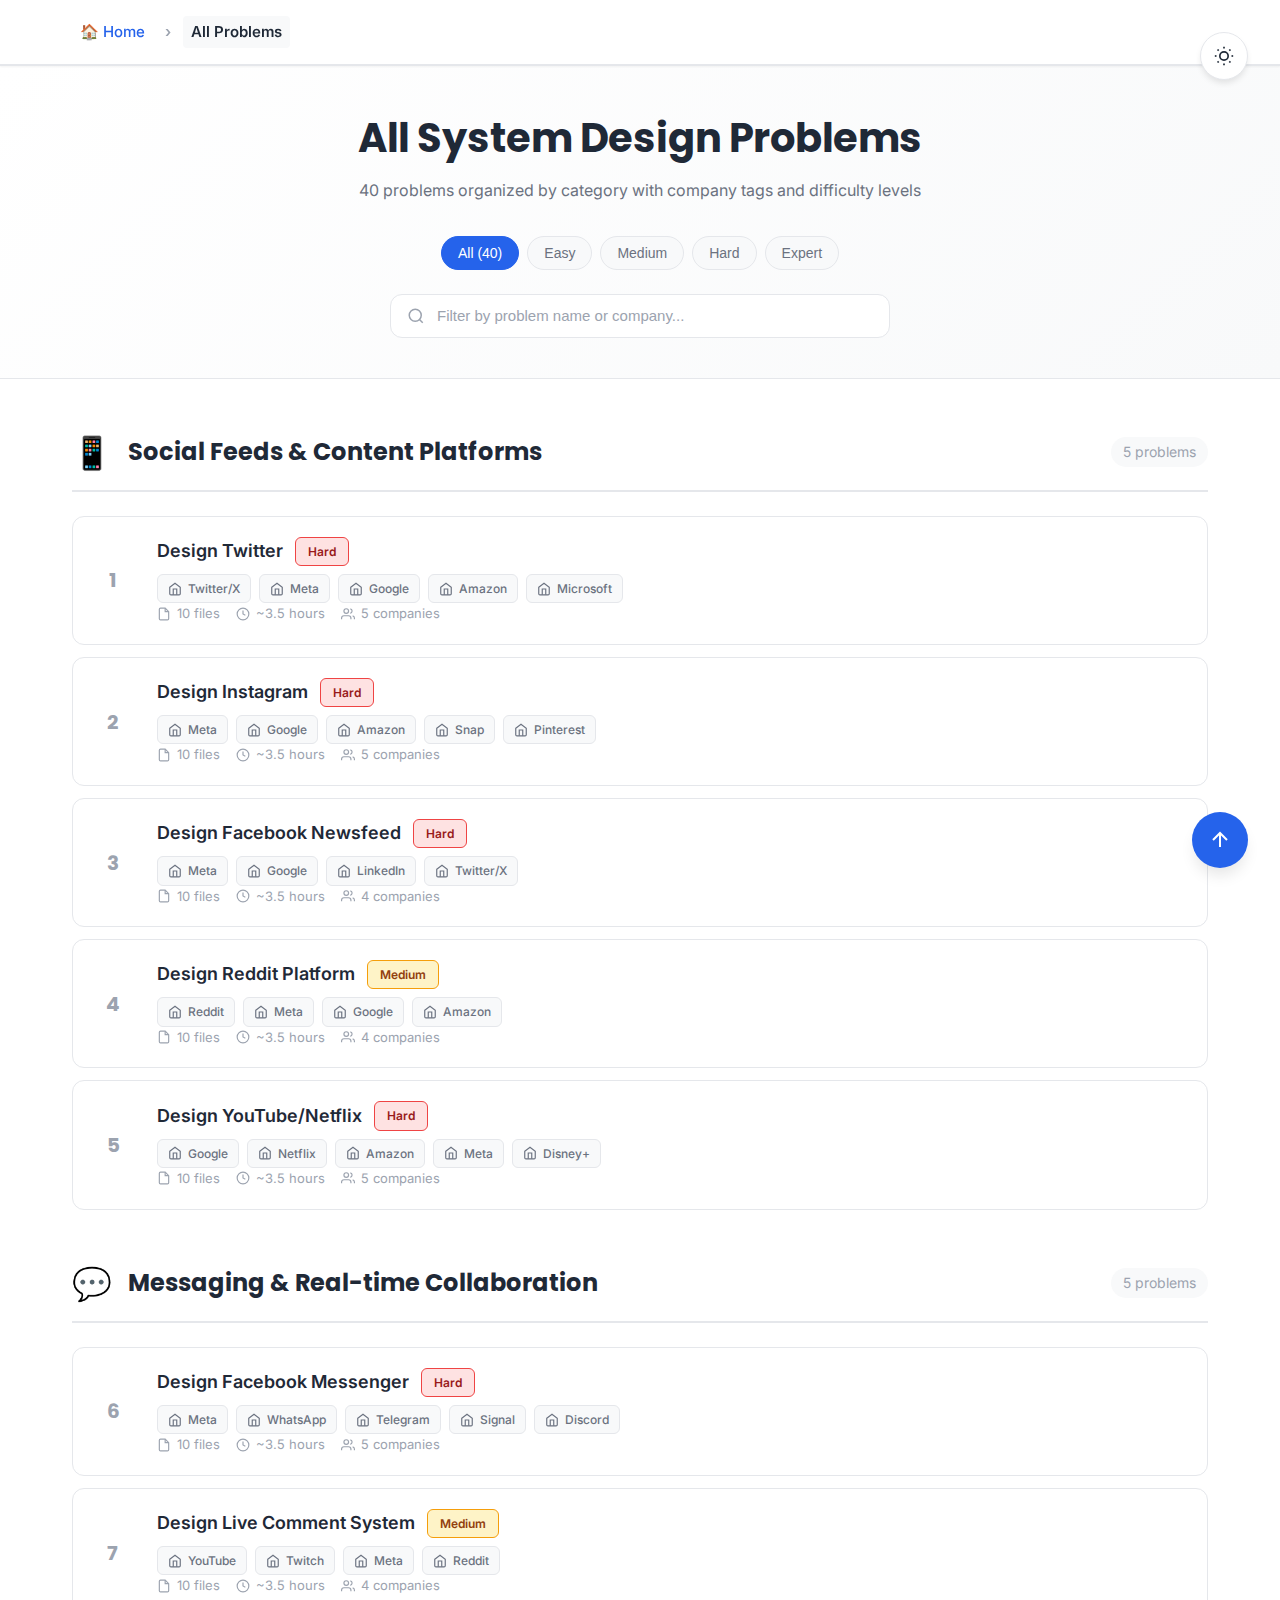
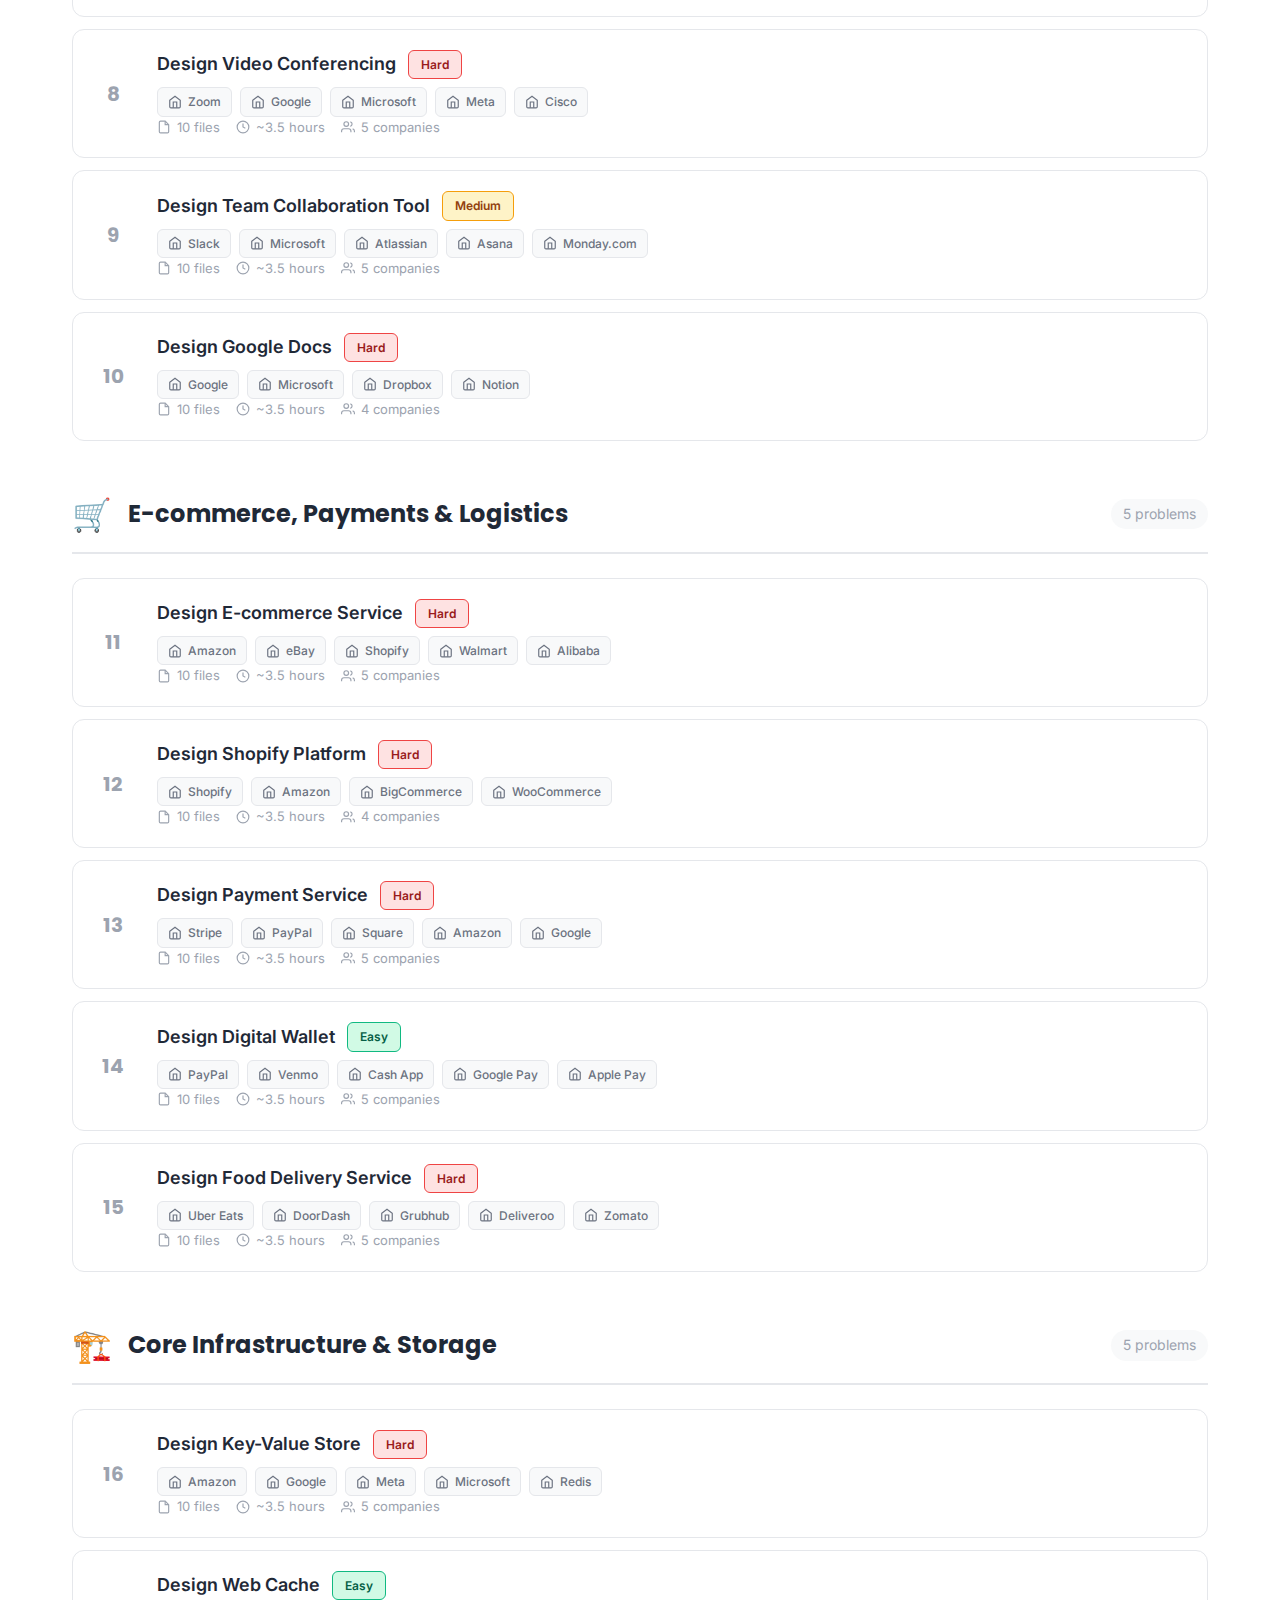
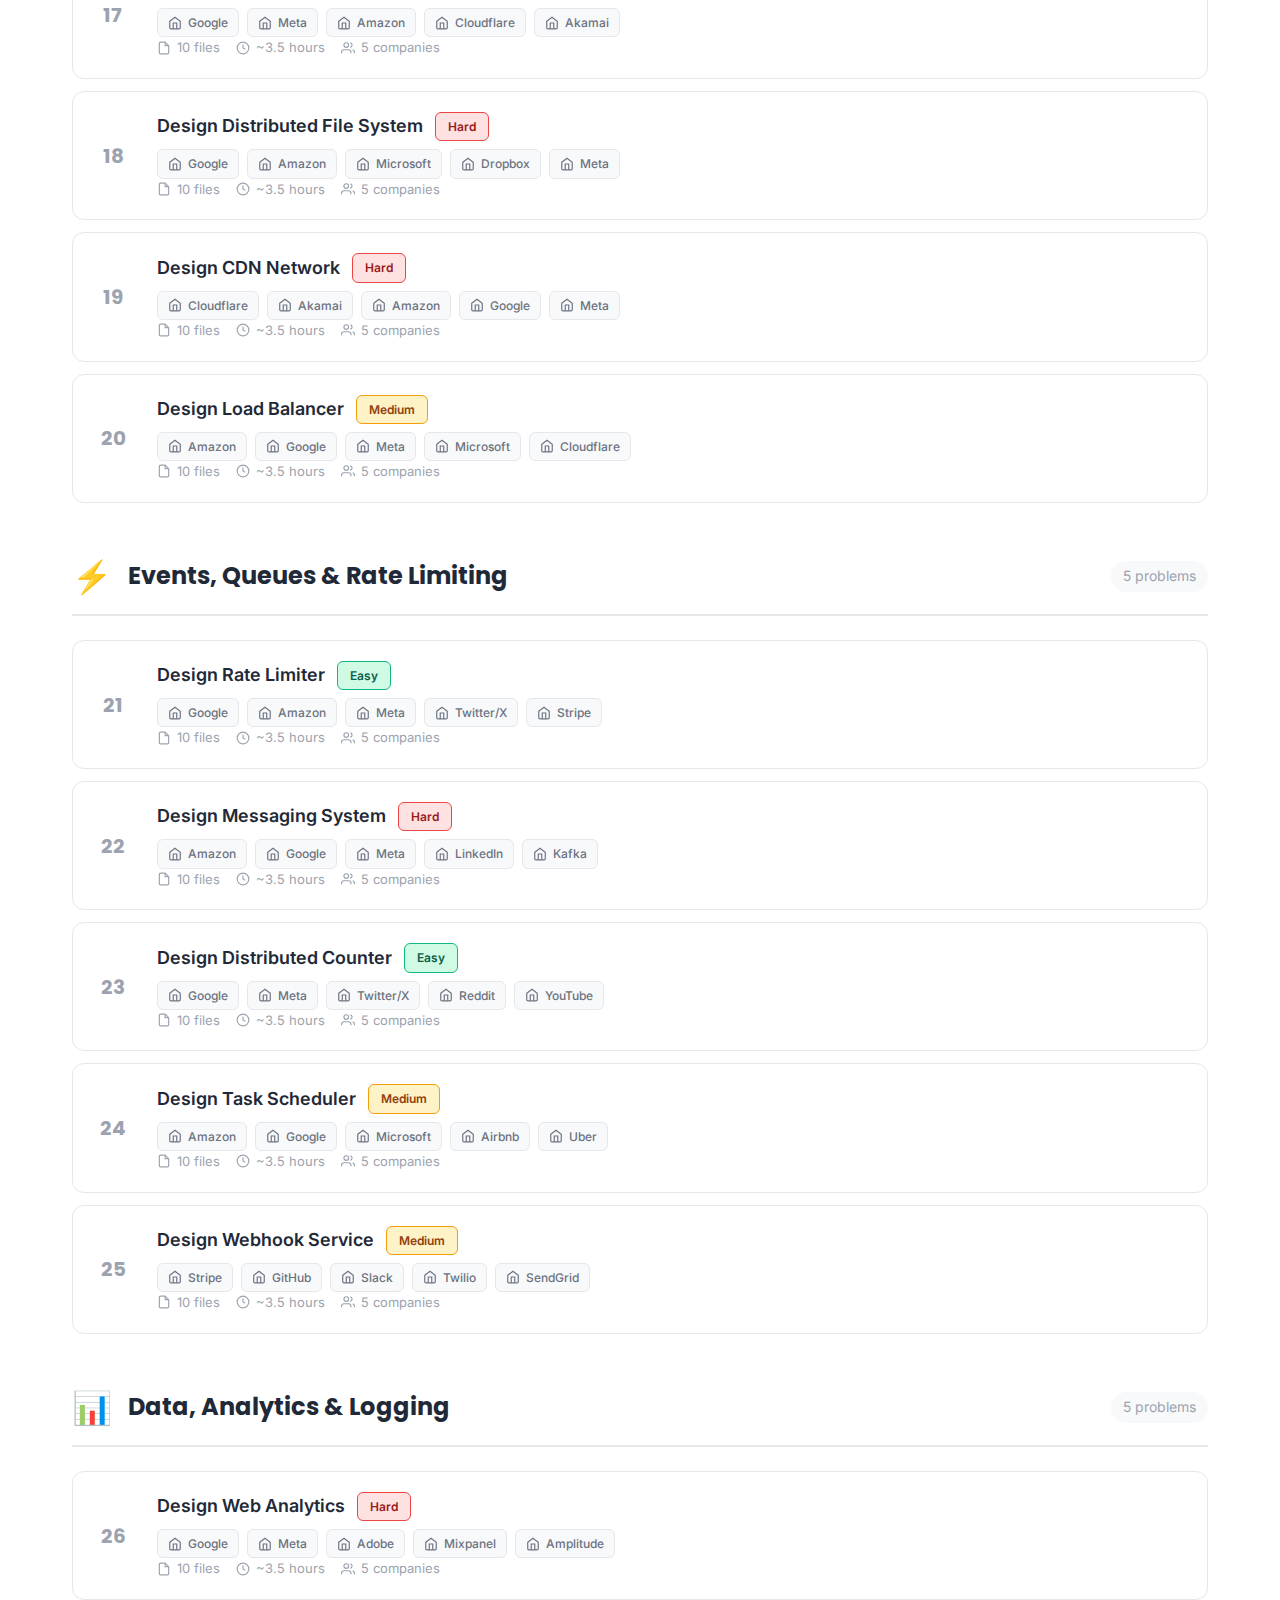
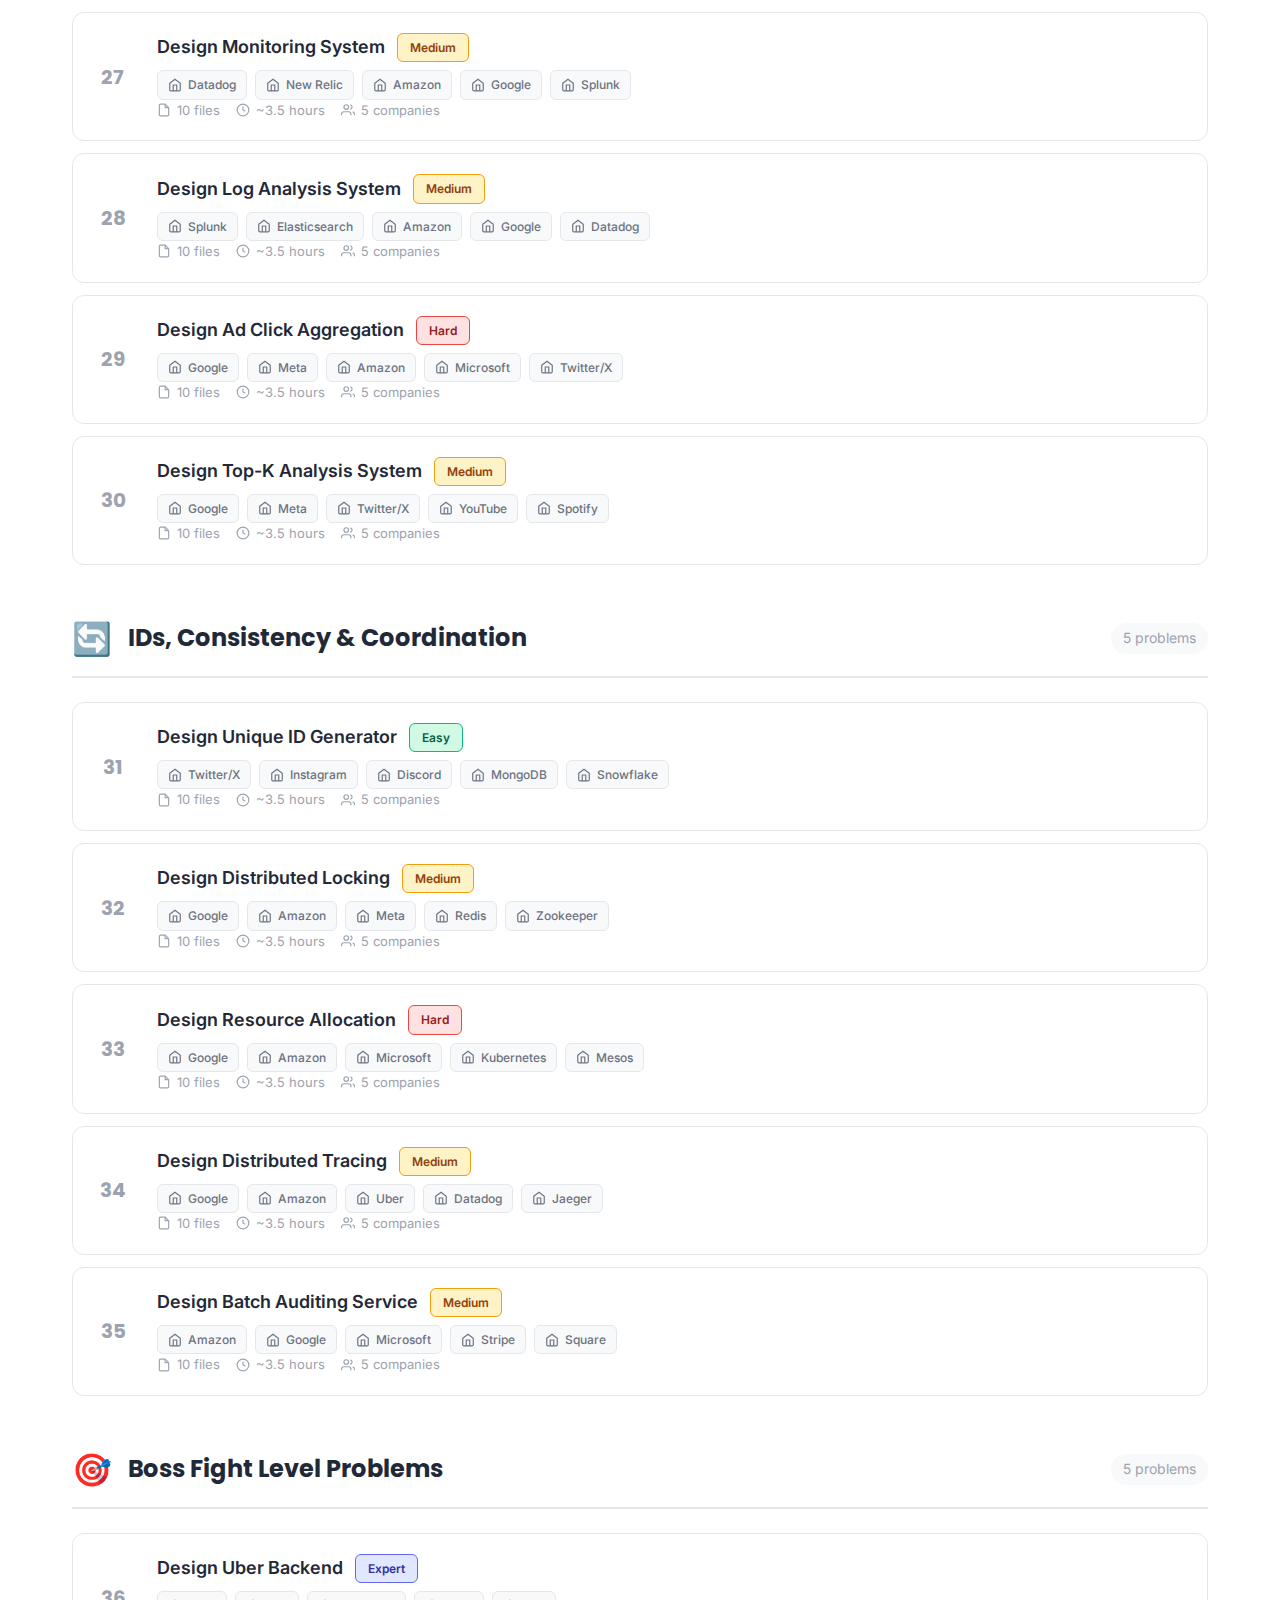
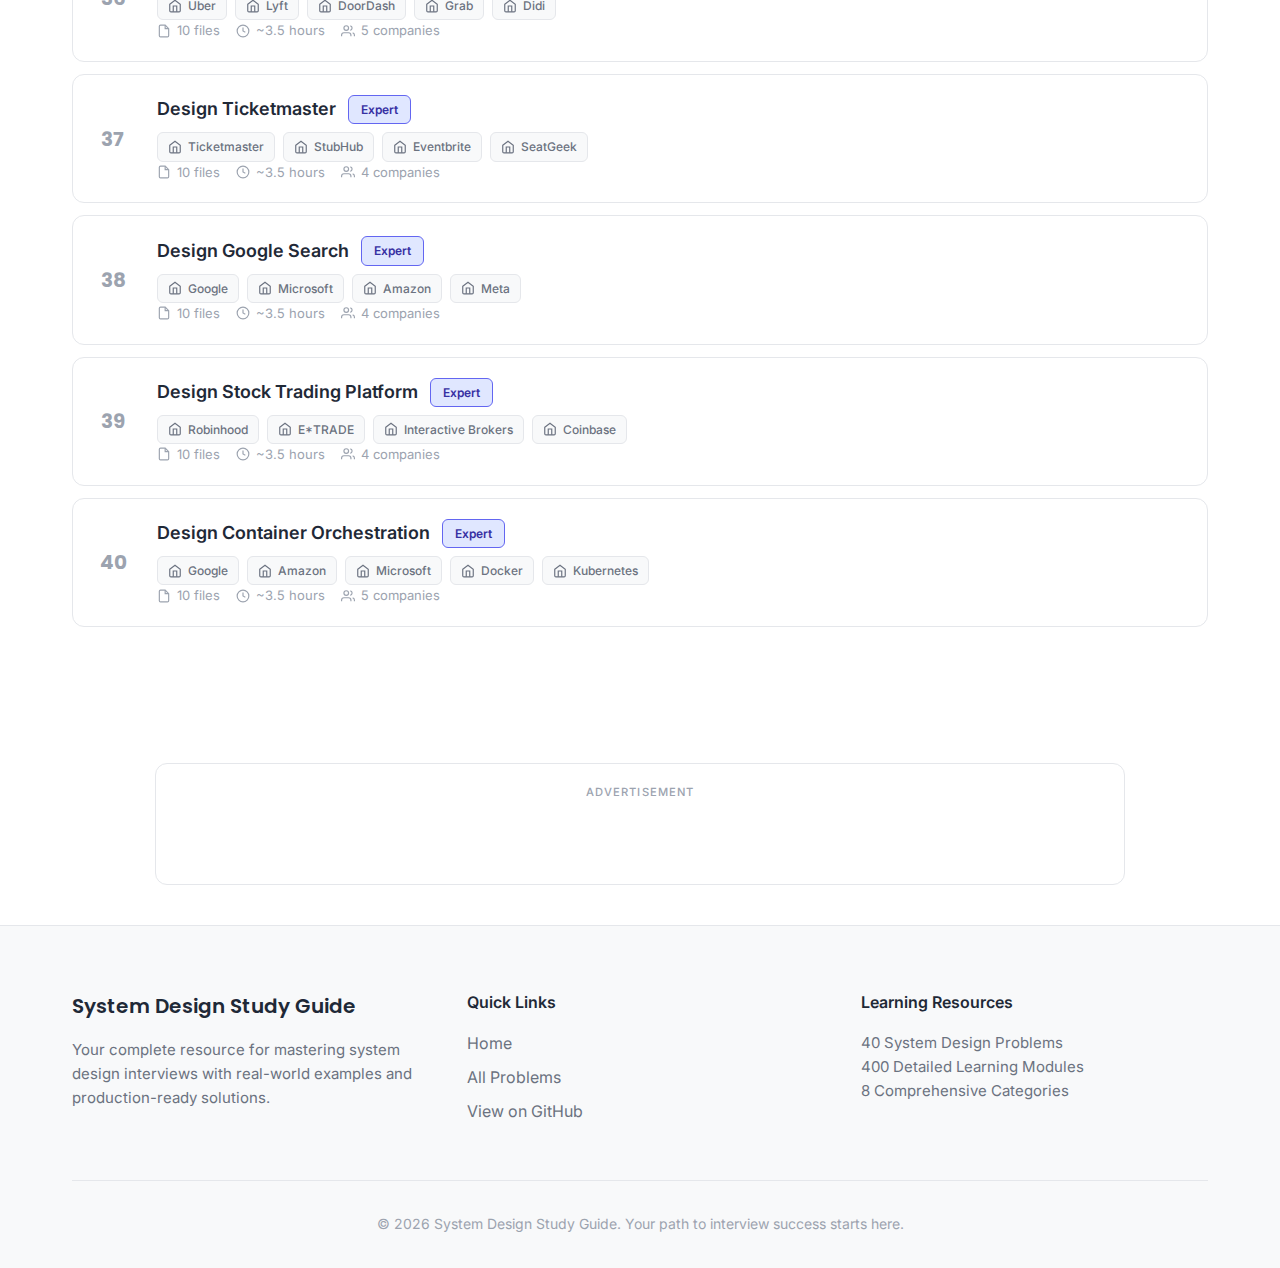
<file: problems-list.html>
<!DOCTYPE html>
<html lang="en">
<head>
    <meta charset="UTF-8">
    <meta name="viewport" content="width=device-width, initial-scale=1.0">
    <title>All Problems List - System Design Study Guide</title>
    <meta name="description" content="Complete list of 40 system design problems with company tags, difficulty levels, and direct links. See which companies ask which problems.">
    <link rel="stylesheet" href="css/styles.css">
    <link rel="stylesheet" href="css/theme.css">
    <link rel="stylesheet" href="css/enhanced-ui.css">
    <link rel="stylesheet" href="css/problems-list.css">
    <link rel="preconnect" href="https://fonts.googleapis.com">
    <link rel="preconnect" href="https://fonts.gstatic.com" crossorigin>
    <link href="https://fonts.googleapis.com/css2?family=Inter:wght@400;500;600;700&family=Poppins:wght@600;700;800&display=swap" rel="stylesheet">
    
    <!-- Google AdSense Auto Ads -->
    <script async src="https://pagead2.googlesyndication.com/pagead/js/adsbygoogle.js?client=ca-pub-9850125413842669"
         crossorigin="anonymous"></script>
</head>
<body>
    <!-- Theme Toggle -->
    <button id="theme-toggle" class="theme-toggle" aria-label="Toggle theme">
        <svg class="sun-icon" width="20" height="20" viewBox="0 0 24 24" fill="none" stroke="currentColor" stroke-width="2">
            <circle cx="12" cy="12" r="5"></circle>
            <line x1="12" y1="1" x2="12" y2="3"></line>
            <line x1="12" y1="21" x2="12" y2="23"></line>
            <line x1="4.22" y1="4.22" x2="5.64" y2="5.64"></line>
            <line x1="18.36" y1="18.36" x2="19.78" y2="19.78"></line>
            <line x1="1" y1="12" x2="3" y2="12"></line>
            <line x1="21" y1="12" x2="23" y2="12"></line>
            <line x1="4.22" y1="19.78" x2="5.64" y2="18.36"></line>
            <line x1="18.36" y1="5.64" x2="19.78" y2="4.22"></line>
        </svg>
        <svg class="moon-icon" width="20" height="20" viewBox="0 0 24 24" fill="none" stroke="currentColor" stroke-width="2">
            <path d="M21 12.79A9 9 0 1 1 11.21 3 7 7 0 0 0 21 12.79z"></path>
        </svg>
    </button>

    <!-- Breadcrumb -->
    <nav class="breadcrumb">
        <div class="container">
            <a href="index.html">🏠 Home</a>
            <span class="separator">›</span>
            <span>All Problems</span>
        </div>
    </nav>

    <!-- Header -->
    <section class="problems-list-header">
        <div class="container">
            <h1 class="problems-list-title">All System Design Problems</h1>
            <p class="problems-list-subtitle">40 problems organized by category with company tags and difficulty levels</p>
            
            <div class="problems-list-filters">
                <button class="filter-pill active" data-filter="all">All (40)</button>
                <button class="filter-pill" data-filter="Easy">Easy</button>
                <button class="filter-pill" data-filter="Medium">Medium</button>
                <button class="filter-pill" data-filter="Hard">Hard</button>
                <button class="filter-pill" data-filter="Expert">Expert</button>
            </div>
            
            <div class="problems-list-search">
                <svg class="search-icon-small" width="18" height="18" viewBox="0 0 24 24" fill="none" stroke="currentColor" stroke-width="2">
                    <circle cx="11" cy="11" r="8"></circle>
                    <path d="m21 21-4.35-4.35"></path>
                </svg>
                <input type="text" id="problems-filter-input" placeholder="Filter by problem name or company...">
            </div>
        </div>
    </section>

    <!-- Problems List -->
    <section class="problems-list-section">
        <div class="container">
            <div id="problems-list-container">
                <!-- Problems will be dynamically loaded -->
            </div>
        </div>
    </section>

    <!-- Ad Placement -->
    <div class="ad-container">
        <ins class="adsbygoogle"
             style="display:block"
             data-ad-client="ca-pub-9850125413842669"
             data-ad-format="auto"
             data-full-width-responsive="true"></ins>
        <script>
             (adsbygoogle = window.adsbygoogle || []).push({});
        </script>
    </div>

    <!-- Footer -->
    <footer class="footer">
        <div class="container">
            <div class="footer-content">
                <div class="footer-section">
                    <h3>System Design Study Guide</h3>
                    <p>Your complete resource for mastering system design interviews with real-world examples and production-ready solutions.</p>
                </div>
                <div class="footer-section">
                    <h4>Quick Links</h4>
                    <ul>
                        <li><a href="index.html">Home</a></li>
                        <li><a href="problems-list.html">All Problems</a></li>
                        <li><a href="https://github.com" target="_blank">View on GitHub</a></li>
                    </ul>
                </div>
                <div class="footer-section">
                    <h4>Learning Resources</h4>
                    <p>40 System Design Problems</p>
                    <p>400 Detailed Learning Modules</p>
                    <p>8 Comprehensive Categories</p>
                </div>
            </div>
            <div class="footer-bottom">
                <p>&copy; 2026 System Design Study Guide. Your path to interview success starts here.</p>
            </div>
        </div>
    </footer>

    <!-- Floating Action Buttons -->
    <div class="fab-container">
        <button class="fab" onclick="window.scrollTo({ top: 0, behavior: 'smooth' })" title="Back to top">
            <svg width="24" height="24" viewBox="0 0 24 24" fill="none" stroke="currentColor" stroke-width="2">
                <line x1="12" y1="19" x2="12" y2="5"></line>
                <polyline points="5 12 12 5 19 12"></polyline>
            </svg>
        </button>
    </div>

    <!-- Ad Blocker Detection -->
    <script src="js/adblock-detector.js"></script>
    
    <script src="js/theme-toggle.js"></script>
    <script src="js/enhanced-navigation.js"></script>
    <script src="js/search-progress.js"></script>
    <script src="js/problems-list.js"></script>
</body>
</html>
</file>
<file: css/theme.css>
/* Theme Variables */
:root {
    /* Light Theme */
    --bg-primary: #FFFFFF;
    --bg-secondary: #F8F9FA;
    --bg-tertiary: #F1F3F5;
    --surface: #FFFFFF;
    --surface-hover: #F8F9FA;
    
    --text-primary: #1F2937;
    --text-secondary: #6B7280;
    --text-tertiary: #9CA3AF;
    
    --border-color: #E5E7EB;
    --border-hover: #D1D5DB;
    
    --primary: #2563EB;
    --primary-hover: #1D4ED8;
    --primary-light: #DBEAFE;
    
    --success: #10B981;
    --success-light: #D1FAE5;
    --warning: #F59E0B;
    --warning-light: #FEF3C7;
    --danger: #EF4444;
    --danger-light: #FEE2E2;
    
    --shadow-sm: 0 1px 2px 0 rgba(0, 0, 0, 0.05);
    --shadow-md: 0 4px 6px -1px rgba(0, 0, 0, 0.1);
    --shadow-lg: 0 10px 15px -3px rgba(0, 0, 0, 0.1);
    --shadow-xl: 0 20px 25px -5px rgba(0, 0, 0, 0.1);
    
    --transition: all 0.3s cubic-bezier(0.4, 0, 0.2, 1);
}

[data-theme="dark"] {
    /* Dark Theme */
    --bg-primary: #0F172A;
    --bg-secondary: #1E293B;
    --bg-tertiary: #334155;
    --surface: #1E293B;
    --surface-hover: #334155;
    
    --text-primary: #F1F5F9;
    --text-secondary: #CBD5E1;
    --text-tertiary: #94A3B8;
    
    --border-color: #334155;
    --border-hover: #475569;
    
    --primary: #3B82F6;
    --primary-hover: #2563EB;
    --primary-light: #1E3A8A;
    
    --success: #10B981;
    --success-light: #064E3B;
    --warning: #F59E0B;
    --warning-light: #78350F;
    --danger: #EF4444;
    --danger-light: #7F1D1D;
    
    --shadow-sm: 0 1px 2px 0 rgba(0, 0, 0, 0.3);
    --shadow-md: 0 4px 6px -1px rgba(0, 0, 0, 0.4);
    --shadow-lg: 0 10px 15px -3px rgba(0, 0, 0, 0.5);
    --shadow-xl: 0 20px 25px -5px rgba(0, 0, 0, 0.6);
}

/* Theme Toggle Button — standalone (only on pages without top-nav) */
.theme-toggle {
    position: fixed;
    top: 2rem;
    right: 2rem;
    z-index: 1000;
    width: 48px;
    height: 48px;
    border-radius: 50%;
    background: var(--surface);
    border: 1px solid var(--border-color);
    cursor: pointer;
    display: flex;
    align-items: center;
    justify-content: center;
    transition: var(--transition);
    box-shadow: var(--shadow-md);
}

/* Hide standalone toggle when top-nav is present */
.has-top-nav > .theme-toggle {
    display: none;
}

.theme-toggle:hover {
    transform: scale(1.05);
    box-shadow: var(--shadow-lg);
    border-color: var(--primary);
}

.theme-toggle svg {
    color: var(--text-primary);
    transition: var(--transition);
}

.theme-toggle .sun-icon {
    display: block;
}

.theme-toggle .moon-icon {
    display: none;
}

[data-theme="dark"] .theme-toggle .sun-icon {
    display: none;
}

[data-theme="dark"] .theme-toggle .moon-icon {
    display: block;
}

/* Smooth theme transition */
body {
    transition: background-color 0.3s ease, color 0.3s ease;
}

* {
    transition: border-color 0.3s ease, background-color 0.3s ease;
}

@media (max-width: 768px) {
    .theme-toggle {
        top: 1rem;
        right: 1rem;
        width: 40px;
        height: 40px;
    }
}
</file>
<file: css/enhanced-ui.css>
/* Enhanced UI Components CSS */

/* ============================================
   Search Modal
   ============================================ */
.search-modal {
    position: fixed;
    top: 0;
    left: 0;
    width: 100%;
    height: 100%;
    z-index: 10000;
    display: none;
    align-items: flex-start;
    justify-content: center;
    padding-top: 10vh;
}

.search-modal.active {
    display: flex;
}

.search-modal-overlay {
    position: absolute;
    top: 0;
    left: 0;
    width: 100%;
    height: 100%;
    background: rgba(0, 0, 0, 0.7);
    backdrop-filter: blur(4px);
    animation: fadeIn 0.2s ease-out;
}

.search-modal-content {
    position: relative;
    width: 90%;
    max-width: 700px;
    max-height: 80vh;
    background: var(--surface);
    border-radius: 16px;
    box-shadow: var(--shadow-xl);
    display: flex;
    flex-direction: column;
    animation: slideDown 0.3s ease-out;
}

.search-header {
    padding: 1.5rem;
    border-bottom: 1px solid var(--border-color);
}

.search-input-wrapper {
    position: relative;
    display: flex;
    align-items: center;
    gap: 0.75rem;
    margin-bottom: 1rem;
}

.search-icon {
    color: var(--text-tertiary);
    flex-shrink: 0;
}

#search-input {
    flex: 1;
    padding: 0.75rem 0;
    font-size: 1.125rem;
    border: none;
    background: transparent;
    color: var(--text-primary);
    outline: none;
}

#search-input::placeholder {
    color: var(--text-tertiary);
}

.search-close {
    padding: 0.5rem;
    background: var(--bg-secondary);
    border: none;
    border-radius: 8px;
    cursor: pointer;
    color: var(--text-secondary);
    transition: var(--transition);
}

.search-close:hover {
    background: var(--bg-tertiary);
    color: var(--text-primary);
}

.search-filters {
    display: flex;
    gap: 0.5rem;
    flex-wrap: wrap;
}

.filter-btn {
    padding: 0.5rem 1rem;
    background: var(--bg-secondary);
    border: 1px solid var(--border-color);
    border-radius: 8px;
    font-size: 0.875rem;
    font-weight: 500;
    color: var(--text-secondary);
    cursor: pointer;
    transition: var(--transition);
}

.filter-btn:hover {
    background: var(--bg-tertiary);
    border-color: var(--primary);
    color: var(--text-primary);
}

.filter-btn.active {
    background: var(--primary);
    border-color: var(--primary);
    color: white;
}

.search-results {
    flex: 1;
    overflow-y: auto;
    padding: 0.5rem;
}

.search-empty {
    display: flex;
    flex-direction: column;
    align-items: center;
    justify-content: center;
    padding: 3rem 2rem;
    text-align: center;
    color: var(--text-tertiary);
}

.search-empty svg {
    margin-bottom: 1rem;
    opacity: 0.5;
}

.search-empty p {
    margin-bottom: 0.5rem;
    color: var(--text-secondary);
}

.search-empty-hint {
    font-size: 0.875rem;
    color: var(--text-tertiary);
}

.search-suggestions {
    display: flex;
    align-items: center;
    gap: 0.5rem;
    margin-top: 1.5rem;
    flex-wrap: wrap;
    justify-content: center;
}

.search-suggestions span {
    font-size: 0.875rem;
    color: var(--text-tertiary);
}

.suggestion-chip {
    padding: 0.375rem 0.75rem;
    background: var(--bg-secondary);
    border: 1px solid var(--border-color);
    border-radius: 6px;
    font-size: 0.875rem;
    color: var(--text-secondary);
    cursor: pointer;
    transition: var(--transition);
}

.suggestion-chip:hover {
    background: var(--primary);
    border-color: var(--primary);
    color: white;
}

.search-result-item {
    display: flex;
    align-items: center;
    gap: 1rem;
    padding: 1rem;
    margin-bottom: 0.5rem;
    background: var(--bg-secondary);
    border: 1px solid var(--border-color);
    border-radius: 12px;
    cursor: pointer;
    transition: var(--transition);
}

.search-result-item:hover,
.search-result-item.selected {
    background: var(--surface);
    border-color: var(--primary);
    transform: translateX(4px);
}

.search-result-icon {
    font-size: 2rem;
    flex-shrink: 0;
}

.search-result-content {
    flex: 1;
    min-width: 0;
}

.search-result-title {
    font-weight: 600;
    color: var(--text-primary);
    margin-bottom: 0.25rem;
}

.search-result-description {
    font-size: 0.875rem;
    color: var(--text-secondary);
    margin-bottom: 0.5rem;
    overflow: hidden;
    text-overflow: ellipsis;
    display: -webkit-box;
    -webkit-line-clamp: 2;
    -webkit-box-orient: vertical;
}

.search-result-meta {
    display: flex;
    align-items: center;
    gap: 0.5rem;
    flex-wrap: wrap;
    font-size: 0.75rem;
}

.search-result-badge {
    padding: 0.25rem 0.75rem;
    background: var(--primary-light);
    color: var(--primary);
    border-radius: 6px;
    font-size: 0.75rem;
    font-weight: 500;
}

.difficulty-badge {
    padding: 0.25rem 0.5rem;
    border-radius: 4px;
    font-weight: 500;
    border: 1px solid;
}

.companies-badge {
    color: var(--text-tertiary);
}

.progress-badge {
    padding: 0.25rem 0.5rem;
    background: var(--success-light);
    color: var(--success);
    border-radius: 4px;
    font-weight: 500;
}

.search-footer {
    padding: 1rem 1.5rem;
    border-top: 1px solid var(--border-color);
    background: var(--bg-secondary);
    border-radius: 0 0 16px 16px;
}

.search-shortcuts {
    display: flex;
    align-items: center;
    gap: 1rem;
    font-size: 0.75rem;
    color: var(--text-tertiary);
}

.search-shortcuts kbd {
    padding: 0.25rem 0.5rem;
    background: var(--surface);
    border: 1px solid var(--border-color);
    border-radius: 4px;
    font-family: 'JetBrains Mono', monospace;
    font-size: 0.75rem;
    box-shadow: 0 2px 0 var(--border-color);
}

/* ============================================
   Progress Dashboard
   ============================================ */
.progress-dashboard {
    position: fixed;
    top: 0;
    left: 0;
    width: 100%;
    height: 100%;
    z-index: 10000;
    display: none;
    align-items: center;
    justify-content: center;
}

.progress-dashboard.active {
    display: flex;
}

.progress-dashboard-overlay {
    position: absolute;
    top: 0;
    left: 0;
    width: 100%;
    height: 100%;
    background: rgba(0, 0, 0, 0.7);
    backdrop-filter: blur(4px);
    animation: fadeIn 0.2s ease-out;
}

.progress-dashboard-content {
    position: relative;
    width: 90%;
    max-width: 800px;
    max-height: 85vh;
    background: var(--surface);
    border-radius: 16px;
    box-shadow: var(--shadow-xl);
    display: flex;
    flex-direction: column;
    animation: slideUp 0.3s ease-out;
}

.progress-dashboard-header {
    display: flex;
    align-items: center;
    justify-content: space-between;
    padding: 1.5rem 2rem;
    border-bottom: 1px solid var(--border-color);
}

.progress-dashboard-header h2 {
    font-family: 'Poppins', sans-serif;
    font-size: 1.5rem;
    font-weight: 700;
    color: var(--text-primary);
    margin: 0;
}

.progress-close {
    padding: 0.5rem;
    background: var(--bg-secondary);
    border: none;
    border-radius: 8px;
    cursor: pointer;
    color: var(--text-secondary);
    transition: var(--transition);
}

.progress-close:hover {
    background: var(--bg-tertiary);
    color: var(--text-primary);
}

.progress-dashboard-body {
    flex: 1;
    overflow-y: auto;
    padding: 2rem;
}

.progress-empty {
    display: flex;
    flex-direction: column;
    align-items: center;
    justify-content: center;
    padding: 3rem 2rem;
    text-align: center;
    color: var(--text-tertiary);
}

.progress-empty svg {
    margin-bottom: 1rem;
    opacity: 0.5;
}

.progress-empty h3 {
    font-size: 1.25rem;
    color: var(--text-primary);
    margin-bottom: 0.5rem;
}

.progress-stats {
    display: grid;
    grid-template-columns: repeat(auto-fit, minmax(200px, 1fr));
    gap: 1rem;
    margin-bottom: 2rem;
}

.progress-stat-card {
    padding: 1.5rem;
    background: var(--bg-secondary);
    border: 1px solid var(--border-color);
    border-radius: 12px;
    text-align: center;
}

.progress-stat-value {
    font-family: 'Poppins', sans-serif;
    font-size: 2.5rem;
    font-weight: 700;
    color: var(--primary);
    line-height: 1;
    margin-bottom: 0.5rem;
}

.progress-stat-label {
    font-size: 0.875rem;
    color: var(--text-secondary);
}

.progress-list {
    display: flex;
    flex-direction: column;
    gap: 1rem;
}

.progress-item {
    padding: 1.5rem;
    background: var(--bg-secondary);
    border: 1px solid var(--border-color);
    border-radius: 12px;
    cursor: pointer;
    transition: var(--transition);
}

.progress-item:hover {
    border-color: var(--primary);
    transform: translateY(-2px);
    box-shadow: var(--shadow-md);
}

.progress-item-header {
    display: flex;
    align-items: center;
    justify-content: space-between;
    margin-bottom: 0.75rem;
}

.progress-item-title {
    font-weight: 600;
    color: var(--text-primary);
    text-transform: capitalize;
}

.progress-item-percentage {
    font-family: 'Poppins', sans-serif;
    font-size: 1.25rem;
    font-weight: 700;
    color: var(--primary);
}

.progress-item-bar {
    height: 8px;
    background: var(--bg-tertiary);
    border-radius: 50px;
    overflow: hidden;
    margin-bottom: 0.5rem;
}

.progress-item-fill {
    height: 100%;
    background: linear-gradient(90deg, var(--primary) 0%, var(--primary-hover) 100%);
    border-radius: 50px;
    transition: width 0.6s ease-out;
}

.progress-item-meta {
    font-size: 0.875rem;
    color: var(--text-tertiary);
}

.progress-dashboard-footer {
    display: flex;
    align-items: center;
    justify-content: flex-end;
    gap: 1rem;
    padding: 1.5rem 2rem;
    border-top: 1px solid var(--border-color);
    background: var(--bg-secondary);
    border-radius: 0 0 16px 16px;
}

.btn-danger {
    padding: 0.75rem 1.5rem;
    background: var(--danger);
    color: white;
    border: none;
    border-radius: 8px;
    font-weight: 500;
    cursor: pointer;
    transition: var(--transition);
}

.btn-danger:hover {
    background: #DC2626;
    transform: translateY(-2px);
}

/* ============================================
   Share Buttons
   ============================================ */
.share-buttons {
    display: flex;
    align-items: center;
    gap: 0.5rem;
}

.share-btn {
    display: flex;
    align-items: center;
    justify-content: center;
    width: 40px;
    height: 40px;
    border: 1px solid var(--border-color);
    border-radius: 8px;
    background: var(--surface);
    cursor: pointer;
    transition: var(--transition);
}

.share-btn:hover {
    transform: translateY(-2px);
    box-shadow: var(--shadow-md);
}

.share-twitter {
    color: #1DA1F2;
}

.share-twitter:hover {
    background: #1DA1F2;
    border-color: #1DA1F2;
    color: white;
}

.share-linkedin {
    color: #0A66C2;
}

.share-linkedin:hover {
    background: #0A66C2;
    border-color: #0A66C2;
    color: white;
}

.share-copy {
    color: var(--text-secondary);
}

.share-copy:hover {
    background: var(--primary);
    border-color: var(--primary);
    color: white;
}

/* ============================================
   Toast Notification
   ============================================ */
.toast {
    position: fixed;
    bottom: 2rem;
    left: 50%;
    transform: translateX(-50%) translateY(100px);
    padding: 1rem 1.5rem;
    background: var(--text-primary);
    color: var(--bg-primary);
    border-radius: 8px;
    box-shadow: var(--shadow-xl);
    font-weight: 500;
    z-index: 10001;
    opacity: 0;
    transition: all 0.3s ease-out;
}

.toast.show {
    transform: translateX(-50%) translateY(0);
    opacity: 1;
}

/* ============================================
   Floating Action Buttons
   ============================================ */
.fab-container {
    position: fixed;
    bottom: 2rem;
    right: 2rem;
    display: flex;
    flex-direction: column;
    gap: 1rem;
    z-index: 999;
}

.fab {
    width: 56px;
    height: 56px;
    border-radius: 50%;
    background: var(--primary);
    color: white;
    border: none;
    box-shadow: var(--shadow-lg);
    cursor: pointer;
    display: flex;
    align-items: center;
    justify-content: center;
    transition: var(--transition);
}

.fab:hover {
    transform: scale(1.1);
    box-shadow: var(--shadow-xl);
}

.fab svg {
    width: 24px;
    height: 24px;
}

/* ============================================
   Company Tags
   ============================================ */
.company-tags {
    display: flex;
    align-items: center;
    gap: 0.5rem;
    flex-wrap: wrap;
    margin-top: 0.75rem;
}

.company-tag {
    padding: 0.375rem 0.75rem;
    background: var(--bg-secondary);
    border: 1px solid var(--border-color);
    border-radius: 6px;
    font-size: 0.75rem;
    font-weight: 500;
    color: var(--text-secondary);
    transition: var(--transition);
}

.company-tag:hover {
    background: var(--primary-light);
    border-color: var(--primary);
    color: var(--primary);
}

/* ============================================
   Animations
   ============================================ */
@keyframes fadeIn {
    from {
        opacity: 0;
    }
    to {
        opacity: 1;
    }
}

@keyframes slideDown {
    from {
        opacity: 0;
        transform: translateY(-20px);
    }
    to {
        opacity: 1;
        transform: translateY(0);
    }
}

@keyframes slideUp {
    from {
        opacity: 0;
        transform: translateY(20px);
    }
    to {
        opacity: 1;
        transform: translateY(0);
    }
}

/* ============================================
   Responsive
   ============================================ */
@media (max-width: 768px) {
    .search-modal {
        padding-top: 5vh;
    }
    
    .search-modal-content {
        width: 95%;
        max-height: 90vh;
    }
    
    .search-header {
        padding: 1rem;
    }
    
    #search-input {
        font-size: 1rem;
    }
    
    .search-filters {
        gap: 0.375rem;
    }
    
    .filter-btn {
        padding: 0.375rem 0.75rem;
        font-size: 0.8125rem;
    }
    
    .progress-dashboard-content {
        width: 95%;
        max-height: 90vh;
    }
    
    .progress-dashboard-header {
        padding: 1rem 1.5rem;
    }
    
    .progress-dashboard-header h2 {
        font-size: 1.25rem;
    }
    
    .progress-dashboard-body {
        padding: 1.5rem 1rem;
    }
    
    .progress-stats {
        grid-template-columns: 1fr;
    }
    
    .progress-dashboard-footer {
        flex-direction: column;
        padding: 1rem;
    }
    
    .progress-dashboard-footer button {
        width: 100%;
    }
    
    .fab-container {
        bottom: 1rem;
        right: 1rem;
    }
    
    .fab {
        width: 48px;
        height: 48px;
    }
}

/* Scrollbar Styling */
.search-results::-webkit-scrollbar,
.progress-dashboard-body::-webkit-scrollbar {
    width: 8px;
}

.search-results::-webkit-scrollbar-track,
.progress-dashboard-body::-webkit-scrollbar-track {
    background: var(--bg-secondary);
}

.search-results::-webkit-scrollbar-thumb,
.progress-dashboard-body::-webkit-scrollbar-thumb {
    background: var(--border-color);
    border-radius: 4px;
}

.search-results::-webkit-scrollbar-thumb:hover,
.progress-dashboard-body::-webkit-scrollbar-thumb:hover {
    background: var(--text-tertiary);
}
</file>
<file: css/problems-list.css>
/* Problems List Page Styles */

/* Breadcrumb - Consistent with other pages */
.breadcrumb {
    padding: 1rem 0;
    background: var(--surface);
    border-bottom: 2px solid var(--border-color);
    position: sticky;
    top: 0;
    z-index: 100;
    backdrop-filter: blur(10px);
    box-shadow: var(--shadow-sm);
}

.breadcrumb .container {
    display: flex;
    align-items: center;
    gap: 0.5rem;
    font-size: 0.9375rem;
}

.breadcrumb a {
    color: var(--primary);
    text-decoration: none;
    transition: var(--transition);
    font-weight: 500;
    padding: 0.25rem 0.5rem;
    border-radius: 4px;
}

.breadcrumb a:hover {
    background: var(--bg-secondary);
    color: var(--primary-hover);
}

.breadcrumb .separator {
    margin: 0 0.25rem;
    color: var(--text-tertiary);
    font-weight: 600;
}

.breadcrumb span:last-child {
    color: var(--text-primary);
    font-weight: 600;
    padding: 0.25rem 0.5rem;
    background: var(--bg-secondary);
    border-radius: 4px;
}

.problems-list-header {
    padding: 2.5rem 0;
    background: linear-gradient(135deg, var(--bg-primary) 0%, var(--bg-secondary) 100%);
    border-bottom: 1px solid var(--border-color);
}

.problems-list-title {
    font-family: 'Poppins', sans-serif;
    font-size: clamp(2rem, 4vw, 2.5rem);
    font-weight: 700;
    text-align: center;
    margin-bottom: 0.5rem;
    color: var(--text-primary);
}

.problems-list-subtitle {
    text-align: center;
    color: var(--text-secondary);
    font-size: 1rem;
    margin-bottom: 2rem;
}

.problems-list-filters {
    display: flex;
    justify-content: center;
    gap: 0.5rem;
    flex-wrap: wrap;
    margin-bottom: 1.5rem;
}

.filter-pill {
    padding: 0.5rem 1rem;
    background: var(--bg-secondary);
    border: 1px solid var(--border-color);
    border-radius: 50px;
    font-size: 0.875rem;
    font-weight: 500;
    color: var(--text-secondary);
    cursor: pointer;
    transition: var(--transition);
}

.filter-pill:hover {
    background: var(--bg-tertiary);
    border-color: var(--primary);
    color: var(--text-primary);
}

.filter-pill.active {
    background: var(--primary);
    border-color: var(--primary);
    color: white;
}

.problems-list-search {
    max-width: 500px;
    margin: 0 auto;
    position: relative;
    display: flex;
    align-items: center;
    gap: 0.75rem;
    padding: 0.75rem 1rem;
    background: var(--surface);
    border: 1px solid var(--border-color);
    border-radius: 12px;
    transition: var(--transition);
}

.problems-list-search:focus-within {
    border-color: var(--primary);
    box-shadow: 0 0 0 3px var(--primary-light);
}

.search-icon-small {
    color: var(--text-tertiary);
    flex-shrink: 0;
}

#problems-filter-input {
    flex: 1;
    border: none;
    background: transparent;
    color: var(--text-primary);
    font-size: 0.9375rem;
    outline: none;
}

#problems-filter-input::placeholder {
    color: var(--text-tertiary);
}

.problems-list-section {
    padding: 3rem 0;
    background: var(--bg-primary);
}

.category-group {
    margin-bottom: 3rem;
}

.category-group-header {
    display: flex;
    align-items: center;
    gap: 1rem;
    margin-bottom: 1.5rem;
    padding-bottom: 0.75rem;
    border-bottom: 2px solid var(--border-color);
}

.category-group-icon {
    font-size: 2rem;
}

.category-group-title {
    font-family: 'Poppins', sans-serif;
    font-size: 1.5rem;
    font-weight: 700;
    color: var(--text-primary);
    flex: 1;
}

.category-group-count {
    font-size: 0.875rem;
    color: var(--text-tertiary);
    padding: 0.25rem 0.75rem;
    background: var(--bg-secondary);
    border-radius: 50px;
}

.problem-list-item {
    display: flex;
    align-items: center;
    gap: 1.5rem;
    padding: 1.25rem;
    margin-bottom: 0.75rem;
    background: var(--surface);
    border: 1px solid var(--border-color);
    border-radius: 12px;
    transition: var(--transition);
    cursor: pointer;
}

.problem-list-item:hover {
    border-color: var(--primary);
    transform: translateX(4px);
    box-shadow: var(--shadow-md);
}

.problem-number {
    font-family: 'Poppins', sans-serif;
    font-size: 1.25rem;
    font-weight: 700;
    color: var(--text-tertiary);
    min-width: 40px;
    text-align: center;
}

.problem-info {
    flex: 1;
    min-width: 0;
}

.problem-title-row {
    display: flex;
    align-items: center;
    gap: 0.75rem;
    margin-bottom: 0.5rem;
    flex-wrap: wrap;
}

.problem-name {
    font-weight: 600;
    font-size: 1.125rem;
    color: var(--text-primary);
}

.problem-difficulty-badge {
    padding: 0.25rem 0.75rem;
    border-radius: 6px;
    font-size: 0.75rem;
    font-weight: 600;
    border: 1px solid;
}

.problem-companies {
    display: flex;
    align-items: center;
    gap: 0.5rem;
    flex-wrap: wrap;
}

.company-icon {
    display: inline-flex;
    align-items: center;
    gap: 0.375rem;
    padding: 0.25rem 0.625rem;
    background: var(--bg-secondary);
    border: 1px solid var(--border-color);
    border-radius: 6px;
    font-size: 0.75rem;
    font-weight: 500;
    color: var(--text-secondary);
    transition: var(--transition);
}

.company-icon:hover {
    background: var(--primary-light);
    border-color: var(--primary);
    color: var(--primary);
}

.company-icon svg {
    width: 14px;
    height: 14px;
}

.problem-meta {
    display: flex;
    align-items: center;
    gap: 1rem;
    font-size: 0.8125rem;
    color: var(--text-tertiary);
}

.problem-meta-item {
    display: flex;
    align-items: center;
    gap: 0.375rem;
}

.problem-meta-item svg {
    width: 14px;
    height: 14px;
}

.problem-progress-indicator {
    display: flex;
    align-items: center;
    gap: 0.5rem;
    padding: 0.5rem 1rem;
    background: var(--bg-secondary);
    border: 1px solid var(--border-color);
    border-radius: 8px;
    min-width: 100px;
}

.progress-circle {
    width: 40px;
    height: 40px;
    border-radius: 50%;
    background: conic-gradient(var(--primary) 0deg, var(--bg-tertiary) 0deg);
    display: flex;
    align-items: center;
    justify-content: center;
    font-size: 0.75rem;
    font-weight: 600;
    color: var(--text-primary);
    position: relative;
}

.progress-circle::before {
    content: '';
    position: absolute;
    width: 32px;
    height: 32px;
    background: var(--surface);
    border-radius: 50%;
    z-index: 1;
}

.progress-circle span {
    position: relative;
    z-index: 2;
}

.progress-text {
    font-size: 0.75rem;
    color: var(--text-secondary);
}

/* Empty State */
.problems-empty {
    text-align: center;
    padding: 4rem 2rem;
    color: var(--text-tertiary);
}

.problems-empty svg {
    margin-bottom: 1rem;
    opacity: 0.5;
}

.problems-empty h3 {
    font-size: 1.25rem;
    color: var(--text-primary);
    margin-bottom: 0.5rem;
}

/* Responsive */
@media (max-width: 1024px) {
    .problem-list-item {
        flex-direction: column;
        align-items: flex-start;
        gap: 1rem;
    }
    
    .problem-progress-indicator {
        width: 100%;
        justify-content: space-between;
    }
}

@media (max-width: 768px) {
    .problems-list-header {
        padding: 2rem 0;
    }
    
    .problems-list-filters {
        gap: 0.375rem;
    }
    
    .filter-pill {
        padding: 0.375rem 0.75rem;
        font-size: 0.8125rem;
    }
    
    .problems-list-section {
        padding: 2rem 0;
    }
    
    .category-group {
        margin-bottom: 2rem;
    }
    
    .category-group-header {
        flex-wrap: wrap;
    }
    
    .category-group-title {
        font-size: 1.25rem;
    }
    
    .problem-list-item {
        padding: 1rem;
        gap: 0.75rem;
    }
    
    .problem-number {
        font-size: 1rem;
        min-width: 30px;
    }
    
    .problem-name {
        font-size: 1rem;
    }
    
    .problem-companies {
        gap: 0.375rem;
    }
    
    .company-icon {
        font-size: 0.6875rem;
        padding: 0.25rem 0.5rem;
    }
    
    .problem-meta {
        flex-direction: column;
        align-items: flex-start;
        gap: 0.5rem;
    }
}

/* Print Styles */
@media print {
    .problems-list-filters,
    .problems-list-search,
    .problem-progress-indicator,
    .fab-container,
    .theme-toggle {
        display: none;
    }
    
    .problem-list-item {
        break-inside: avoid;
    }
}
</file>
<file: css/styles.css>
/* Reset & Base Styles */
* {
    margin: 0;
    padding: 0;
    box-sizing: border-box;
}

html {
    scroll-behavior: smooth;
}

body {
    font-family: 'Inter', -apple-system, BlinkMacSystemFont, 'Segoe UI', sans-serif;
    background: var(--bg-primary);
    color: var(--text-primary);
    line-height: 1.6;
    overflow-x: hidden;
}

.container {
    max-width: 1200px;
    margin: 0 auto;
    padding: 0 2rem;
}

/* Hero Section */
.hero {
    min-height: 100vh;
    display: flex;
    align-items: center;
    justify-content: center;
    padding: 6rem 0 4rem;
    background: linear-gradient(135deg, var(--bg-primary) 0%, var(--bg-secondary) 100%);
    position: relative;
    overflow: hidden;
}

.hero::before {
    content: '';
    position: absolute;
    top: 0;
    left: 0;
    right: 0;
    bottom: 0;
    background: radial-gradient(circle at 20% 50%, var(--primary-light) 0%, transparent 50%),
                radial-gradient(circle at 80% 80%, var(--primary-light) 0%, transparent 50%);
    opacity: 0.3;
    pointer-events: none;
}

.hero-content {
    text-align: center;
    position: relative;
    z-index: 1;
}

.hero-badge {
    display: inline-flex;
    align-items: center;
    gap: 0.5rem;
    padding: 0.5rem 1.25rem;
    background: var(--surface);
    border: 1px solid var(--border-color);
    border-radius: 50px;
    font-size: 0.875rem;
    font-weight: 500;
    color: var(--text-secondary);
    margin-bottom: 2rem;
    animation: fadeInDown 0.6s ease-out;
}

.badge-icon {
    font-size: 1.25rem;
}

.hero-title {
    font-family: 'Poppins', sans-serif;
    font-size: clamp(2.5rem, 6vw, 4.5rem);
    font-weight: 800;
    line-height: 1.1;
    margin-bottom: 1.5rem;
    background: linear-gradient(135deg, var(--text-primary) 0%, var(--primary) 100%);
    -webkit-background-clip: text;
    -webkit-text-fill-color: transparent;
    background-clip: text;
    animation: fadeInUp 0.6s ease-out 0.2s both;
}

.hero-subtitle {
    font-size: clamp(1rem, 2vw, 1.25rem);
    color: var(--text-secondary);
    margin-bottom: 3rem;
    max-width: 700px;
    margin-left: auto;
    margin-right: auto;
    animation: fadeInUp 0.6s ease-out 0.4s both;
}

.hero-stats {
    display: flex;
    justify-content: center;
    align-items: center;
    gap: 2rem;
    margin-bottom: 3rem;
    animation: fadeInUp 0.6s ease-out 0.6s both;
}

.stat-item {
    text-align: center;
}

.stat-number {
    font-family: 'Poppins', sans-serif;
    font-size: 3rem;
    font-weight: 700;
    color: var(--primary);
    line-height: 1;
}

.stat-label {
    font-size: 0.875rem;
    color: var(--text-secondary);
    margin-top: 0.5rem;
}

.stat-divider {
    width: 1px;
    height: 40px;
    background: var(--border-color);
}

.hero-cta {
    display: flex;
    gap: 1rem;
    justify-content: center;
    margin-bottom: 4rem;
    animation: fadeInUp 0.6s ease-out 0.8s both;
}

.btn {
    display: inline-flex;
    align-items: center;
    justify-content: center;
    padding: 1rem 2rem;
    font-size: 1rem;
    font-weight: 600;
    border-radius: 12px;
    text-decoration: none;
    transition: var(--transition);
    cursor: pointer;
    border: none;
}

.btn-primary {
    background: var(--primary);
    color: white;
    box-shadow: var(--shadow-md);
}

.btn-primary:hover {
    background: var(--primary-hover);
    transform: translateY(-2px);
    box-shadow: var(--shadow-lg);
}

.btn-secondary {
    background: var(--surface);
    color: var(--text-primary);
    border: 1px solid var(--border-color);
}

.btn-secondary:hover {
    background: var(--surface-hover);
    border-color: var(--primary);
    transform: translateY(-2px);
}

.hero-progress {
    max-width: 500px;
    margin: 0 auto;
    padding: 1.5rem;
    background: var(--surface);
    border: 1px solid var(--border-color);
    border-radius: 16px;
    box-shadow: var(--shadow-md);
    animation: fadeInUp 0.6s ease-out 1s both;
}

.progress-header {
    display: flex;
    justify-content: space-between;
    align-items: center;
    margin-bottom: 0.75rem;
    font-size: 0.875rem;
    font-weight: 600;
}

.progress-percentage {
    color: var(--primary);
}

.progress-bar {
    height: 8px;
    background: var(--bg-secondary);
    border-radius: 50px;
    overflow: hidden;
    margin-bottom: 0.5rem;
}

.progress-fill {
    height: 100%;
    background: linear-gradient(90deg, var(--primary) 0%, var(--primary-hover) 100%);
    border-radius: 50px;
    transition: width 1s ease-out;
}

.progress-text {
    font-size: 0.75rem;
    color: var(--text-tertiary);
    text-align: center;
}

/* About Section */
.about {
    padding: 3rem 0;
    background: var(--bg-secondary);
}

.section-title {
    font-family: 'Poppins', sans-serif;
    font-size: clamp(2rem, 4vw, 3rem);
    font-weight: 700;
    text-align: center;
    margin-bottom: 1rem;
    color: var(--text-primary);
}

.section-description {
    text-align: center;
    color: var(--text-secondary);
    max-width: 700px;
    margin: 0 auto 2rem;
    font-size: 1rem;
}

.features-grid {
    display: grid;
    grid-template-columns: repeat(auto-fit, minmax(250px, 1fr));
    gap: 2rem;
}

.feature-card {
    padding: 1.5rem;
    background: var(--surface);
    border: 1px solid var(--border-color);
    border-radius: 12px;
    transition: var(--transition);
}

.feature-card:hover {
    transform: translateY(-4px);
    box-shadow: var(--shadow-lg);
    border-color: var(--primary);
}

.feature-icon {
    font-size: 2.5rem;
    margin-bottom: 0.75rem;
}

.feature-card h3 {
    font-family: 'Poppins', sans-serif;
    font-size: 1.125rem;
    font-weight: 600;
    margin-bottom: 0.5rem;
    color: var(--text-primary);
}

.feature-card p {
    color: var(--text-secondary);
    font-size: 0.9375rem;
    line-height: 1.6;
}

/* Categories Section */
.categories {
    padding: 3rem 0;
    background: var(--bg-primary);
}

.categories-grid {
    display: grid;
    grid-template-columns: repeat(auto-fill, minmax(300px, 1fr));
    gap: 1.5rem;
    margin-top: 2rem;
}

.category-card {
    padding: 2rem;
    background: var(--surface);
    border: 1px solid var(--border-color);
    border-radius: 16px;
    transition: var(--transition);
    cursor: pointer;
    position: relative;
    overflow: hidden;
}

.category-card::before {
    content: '';
    position: absolute;
    top: 0;
    left: 0;
    right: 0;
    height: 4px;
    background: linear-gradient(90deg, var(--primary) 0%, var(--primary-hover) 100%);
    transform: scaleX(0);
    transition: transform 0.3s ease;
}

.category-card:hover::before {
    transform: scaleX(1);
}

.category-card:hover {
    transform: translateY(-4px);
    box-shadow: var(--shadow-xl);
    border-color: var(--primary);
}

.category-header {
    display: flex;
    align-items: center;
    gap: 1rem;
    margin-bottom: 1rem;
}

.category-icon {
    font-size: 2.5rem;
}

.category-title {
    font-family: 'Poppins', sans-serif;
    font-size: 1.25rem;
    font-weight: 600;
    color: var(--text-primary);
}

.category-description {
    color: var(--text-secondary);
    font-size: 0.9375rem;
    margin-bottom: 1.5rem;
    line-height: 1.6;
}

.category-meta {
    display: flex;
    align-items: center;
    gap: 1rem;
    margin-bottom: 1rem;
    font-size: 0.875rem;
}

.category-status {
    display: inline-flex;
    align-items: center;
    gap: 0.5rem;
    padding: 0.25rem 0.75rem;
    border-radius: 50px;
    font-weight: 500;
}

.status-complete {
    background: var(--success-light);
    color: var(--success);
}

.status-progress {
    background: var(--warning-light);
    color: var(--warning);
}

.status-pending {
    background: var(--bg-tertiary);
    color: var(--text-tertiary);
}

.category-problems {
    color: var(--text-tertiary);
}

.category-progress-bar {
    height: 6px;
    background: var(--bg-secondary);
    border-radius: 50px;
    overflow: hidden;
    margin-bottom: 0.5rem;
}

.category-progress-fill {
    height: 100%;
    background: linear-gradient(90deg, var(--primary) 0%, var(--primary-hover) 100%);
    border-radius: 50px;
    transition: width 0.6s ease-out;
}

.category-progress-text {
    font-size: 0.75rem;
    color: var(--text-tertiary);
}

/* Footer */
.footer {
    padding: 4rem 0 2rem;
    background: var(--bg-secondary);
    border-top: 1px solid var(--border-color);
}

.footer-content {
    display: grid;
    grid-template-columns: repeat(auto-fit, minmax(250px, 1fr));
    gap: 3rem;
    margin-bottom: 3rem;
}

.footer-section h3 {
    font-family: 'Poppins', sans-serif;
    font-size: 1.25rem;
    font-weight: 600;
    margin-bottom: 1rem;
    color: var(--text-primary);
}

.footer-section h4 {
    font-weight: 600;
    margin-bottom: 1rem;
    color: var(--text-primary);
}

.footer-section p {
    color: var(--text-secondary);
    font-size: 0.9375rem;
    line-height: 1.6;
}

.footer-section ul {
    list-style: none;
}

.footer-section ul li {
    margin-bottom: 0.5rem;
}

.footer-section ul li a {
    color: var(--text-secondary);
    text-decoration: none;
    transition: var(--transition);
}

.footer-section ul li a:hover {
    color: var(--primary);
}

.footer-bottom {
    padding-top: 2rem;
    border-top: 1px solid var(--border-color);
    text-align: center;
    color: var(--text-tertiary);
    font-size: 0.875rem;
}

/* Animations */
@keyframes fadeInUp {
    from {
        opacity: 0;
        transform: translateY(30px);
    }
    to {
        opacity: 1;
        transform: translateY(0);
    }
}

@keyframes fadeInDown {
    from {
        opacity: 0;
        transform: translateY(-30px);
    }
    to {
        opacity: 1;
        transform: translateY(0);
    }
}

/* Responsive */
@media (max-width: 768px) {
    .container {
        padding: 0 1rem;
    }

    .hero {
        padding: 4rem 0 3rem;
    }

    .hero-stats {
        flex-direction: column;
        gap: 1.5rem;
    }

    .stat-divider {
        display: none;
    }

    .hero-cta {
        flex-direction: column;
    }

    .btn {
        width: 100%;
    }

    .about,
    .categories {
        padding: 4rem 0;
    }

    .features-grid,
    .categories-grid {
        grid-template-columns: 1fr;
        gap: 1.5rem;
    }

    .footer-content {
        grid-template-columns: 1fr;
        gap: 2rem;
    }
}

/* ============================================
   Google AdSense Ad Container Styling
   ============================================ */

/* Ad Container - Main wrapper for ads */
.ad-container {
    margin: 2.5rem auto;
    padding: 1.25rem;
    background: var(--surface);
    border: 1px solid var(--border-color);
    border-radius: 12px;
    max-width: 970px;
    transition: var(--transition);
}

.ad-container:hover {
    border-color: var(--primary-light);
    box-shadow: var(--shadow-sm);
}

/* Advertisement label (required by AdSense policy) */
.ad-container::before {
    content: 'Advertisement';
    display: block;
    text-align: center;
    font-size: 0.7rem;
    color: var(--text-tertiary);
    margin-bottom: 0.75rem;
    text-transform: uppercase;
    letter-spacing: 0.1em;
    font-weight: 500;
}

/* Sidebar Ad - Sticky positioning for problem pages */
.sidebar-ad {
    position: sticky;
    top: 20px;
    margin-top: 2rem;
    padding: 1rem;
    background: var(--surface);
    border: 1px solid var(--border-color);
    border-radius: 12px;
    transition: var(--transition);
}

.sidebar-ad:hover {
    border-color: var(--primary-light);
    box-shadow: var(--shadow-sm);
}

.sidebar-ad::before {
    content: 'Advertisement';
    display: block;
    text-align: center;
    font-size: 0.7rem;
    color: var(--text-tertiary);
    margin-bottom: 0.75rem;
    text-transform: uppercase;
    letter-spacing: 0.1em;
    font-weight: 500;
}

/* AdSense responsive ad units */
.adsbygoogle {
    display: block;
    min-height: 50px;
}

/* Ensure ads don't break layout */
ins.adsbygoogle {
    text-decoration: none;
    overflow: hidden;
}

/* Ad spacing adjustments for different sections */
.hero + .ad-container {
    margin-top: 3rem;
}

.about + .ad-container,
.categories + .ad-container {
    margin-top: 2rem;
}

/* Responsive adjustments for ads */
@media (max-width: 1024px) {
    .ad-container {
        margin: 2rem auto;
        padding: 1rem;
    }
    
    .sidebar-ad {
        position: relative !important;
        top: auto !important;
        margin-top: 2rem;
    }
}

@media (max-width: 768px) {
    .ad-container {
        margin: 1.5rem auto;
        padding: 0.875rem;
        border-radius: 8px;
    }
    
    .sidebar-ad {
        margin-top: 1.5rem;
        padding: 0.875rem;
        border-radius: 8px;
    }
    
    .ad-container::before,
    .sidebar-ad::before {
        font-size: 0.65rem;
        margin-bottom: 0.5rem;
    }
}

@media (max-width: 480px) {
    .ad-container {
        margin: 1rem auto;
        padding: 0.75rem;
    }
    
    .sidebar-ad {
        margin-top: 1rem;
        padding: 0.75rem;
    }
}

/* Dark mode adjustments for ads */
@media (prefers-color-scheme: dark) {
    .ad-container,
    .sidebar-ad {
        background: var(--surface);
        border-color: var(--border-color);
    }
}

/* Ensure ads are visible and accessible */
.ad-container[style*="display: none"],
.sidebar-ad[style*="display: none"] {
    display: block !important;
}

/* Loading state for ads */
.adsbygoogle[data-ad-status="unfilled"] {
    min-height: 100px;
    background: var(--bg-secondary);
    border-radius: 8px;
    position: relative;
}

.adsbygoogle[data-ad-status="unfilled"]::after {
    content: 'Loading advertisement...';
    position: absolute;
    top: 50%;
    left: 50%;
    transform: translate(-50%, -50%);
    color: var(--text-tertiary);
    font-size: 0.875rem;
}

/* ============================================
   Compact Hero Section
   ============================================ */
.hero-compact {
    padding: 4rem 0 3rem;
    background: linear-gradient(135deg, var(--bg-primary) 0%, var(--bg-secondary) 100%);
    border-bottom: 1px solid var(--border-color);
}

.hero-compact-content {
    text-align: center;
    max-width: 800px;
    margin: 0 auto;
}

.hero-compact-title {
    font-family: 'Poppins', sans-serif;
    font-size: clamp(2rem, 5vw, 3.5rem);
    font-weight: 800;
    line-height: 1.1;
    margin-bottom: 1rem;
    background: linear-gradient(135deg, var(--text-primary) 0%, var(--primary) 100%);
    -webkit-background-clip: text;
    -webkit-text-fill-color: transparent;
    background-clip: text;
}

.hero-compact-subtitle {
    font-size: clamp(0.9375rem, 2vw, 1.125rem);
    color: var(--text-secondary);
    margin-bottom: 2rem;
}

.hero-compact-actions {
    display: flex;
    gap: 1rem;
    justify-content: center;
    margin-bottom: 2rem;
    flex-wrap: wrap;
}

.hero-compact-actions .btn {
    display: inline-flex;
    align-items: center;
    gap: 0.5rem;
    white-space: nowrap;
}

.hero-compact-stats {
    display: flex;
    justify-content: center;
    gap: 3rem;
    padding-top: 2rem;
    border-top: 1px solid var(--border-color);
}

.compact-stat {
    display: flex;
    flex-direction: column;
    align-items: center;
}

.compact-stat-value {
    font-family: 'Poppins', sans-serif;
    font-size: 2.5rem;
    font-weight: 700;
    color: var(--primary);
    line-height: 1;
}

.compact-stat-label {
    font-size: 0.875rem;
    color: var(--text-secondary);
    margin-top: 0.5rem;
}

@media (max-width: 768px) {
    .hero-compact {
        padding: 3rem 0 2rem;
    }
    
    .hero-compact-actions {
        flex-direction: column;
        width: 100%;
        max-width: 100%;
        padding: 0 1rem;
        margin-left: auto;
        margin-right: auto;
    }
    
    .hero-compact-actions .btn {
        width: 100%;
        justify-content: center;
    }
    
    .hero-compact-stats {
        gap: 2rem;
    }
    
    .compact-stat-value {
        font-size: 2rem;
    }
}

@media (min-width: 769px) and (max-width: 1024px) {
    .hero-compact-actions {
        max-width: 700px;
    }
    
    .hero-compact-actions .btn {
        flex: 1 1 calc(50% - 0.5rem);
        min-width: 200px;
    }
}
</file>
